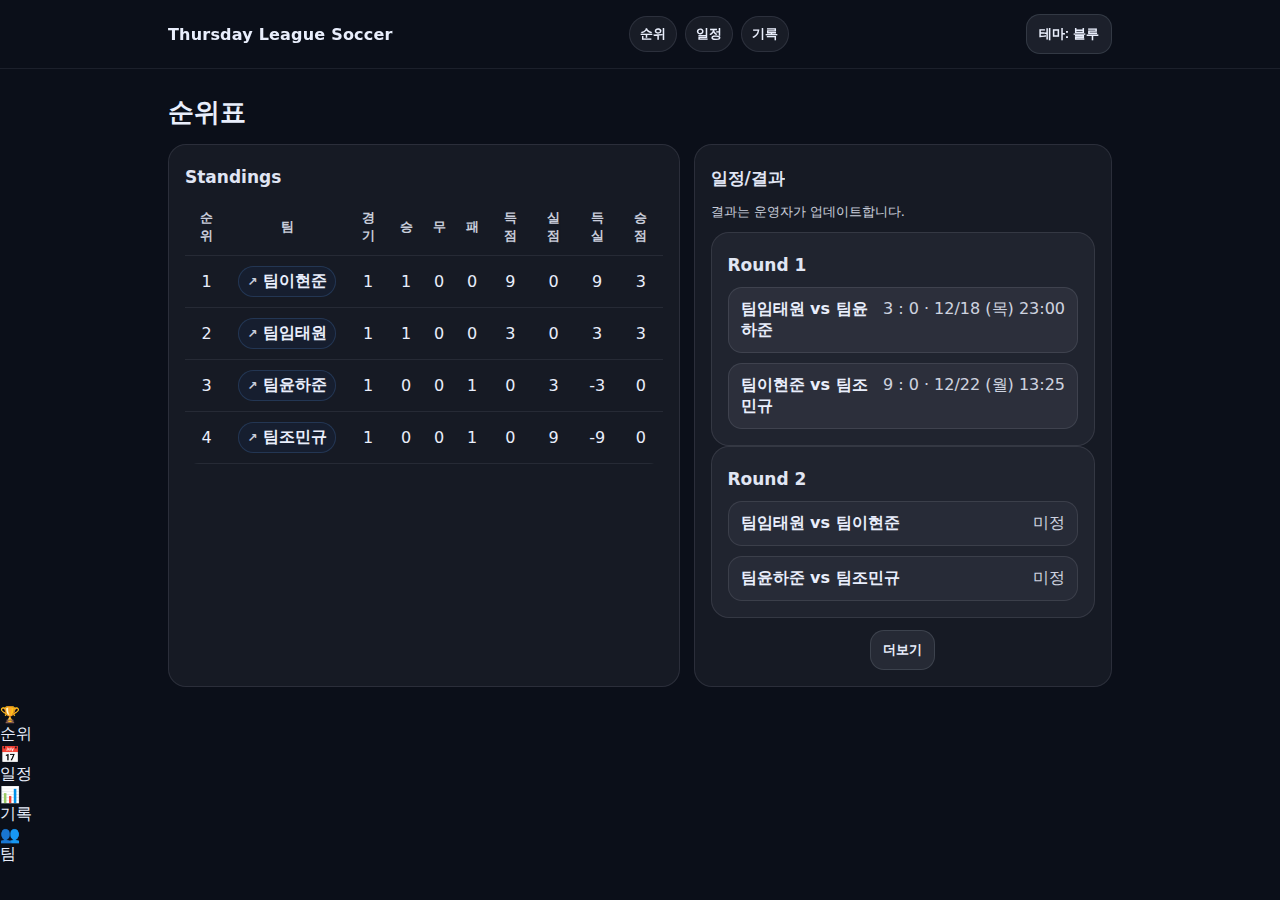
<file: index.html>
<!doctype html>
<html lang="ko">
<head>
  <meta charset="utf-8" />
  <meta name="viewport" content="width=device-width,initial-scale=1" />
  <title>Thursday League Soccer | 순위</title>
  <link rel="stylesheet" href="style.css" />
</head>
<body data-page="standings">
  <div class="topbar">
    <div class="nav">
      <div class="brand">Thursday League Soccer</div>
     <div class="menu">
  <a href="index.html">순위</a>
  <a href="schedule.html">일정</a>
  <a href="stats.html">기록</a>
  <!-- <a href="admin.html">운영자</a> -->
</div>
    </div>
  </div>

  <div class="container">
    <h1>순위표</h1>

    <div class="grid">
      <div class="card">
        <h2>Standings</h2>
        <div id="standings">불러오는 중...</div>
      </div>

      <div class="card">
        <h2>일정/결과</h2>
        <div class="small">결과는 운영자가 업데이트합니다.</div>
        <div style="height:10px"></div>
        <div id="miniSchedule">불러오는 중...</div>
        <div style="height:12px"></div>
<div class="center">
  <button id="btnMoreMini">더보기</button>
</div>

      </div>
    </div>
  </div>

  <script src="app.js"></script>
</body>
</html>
</file>
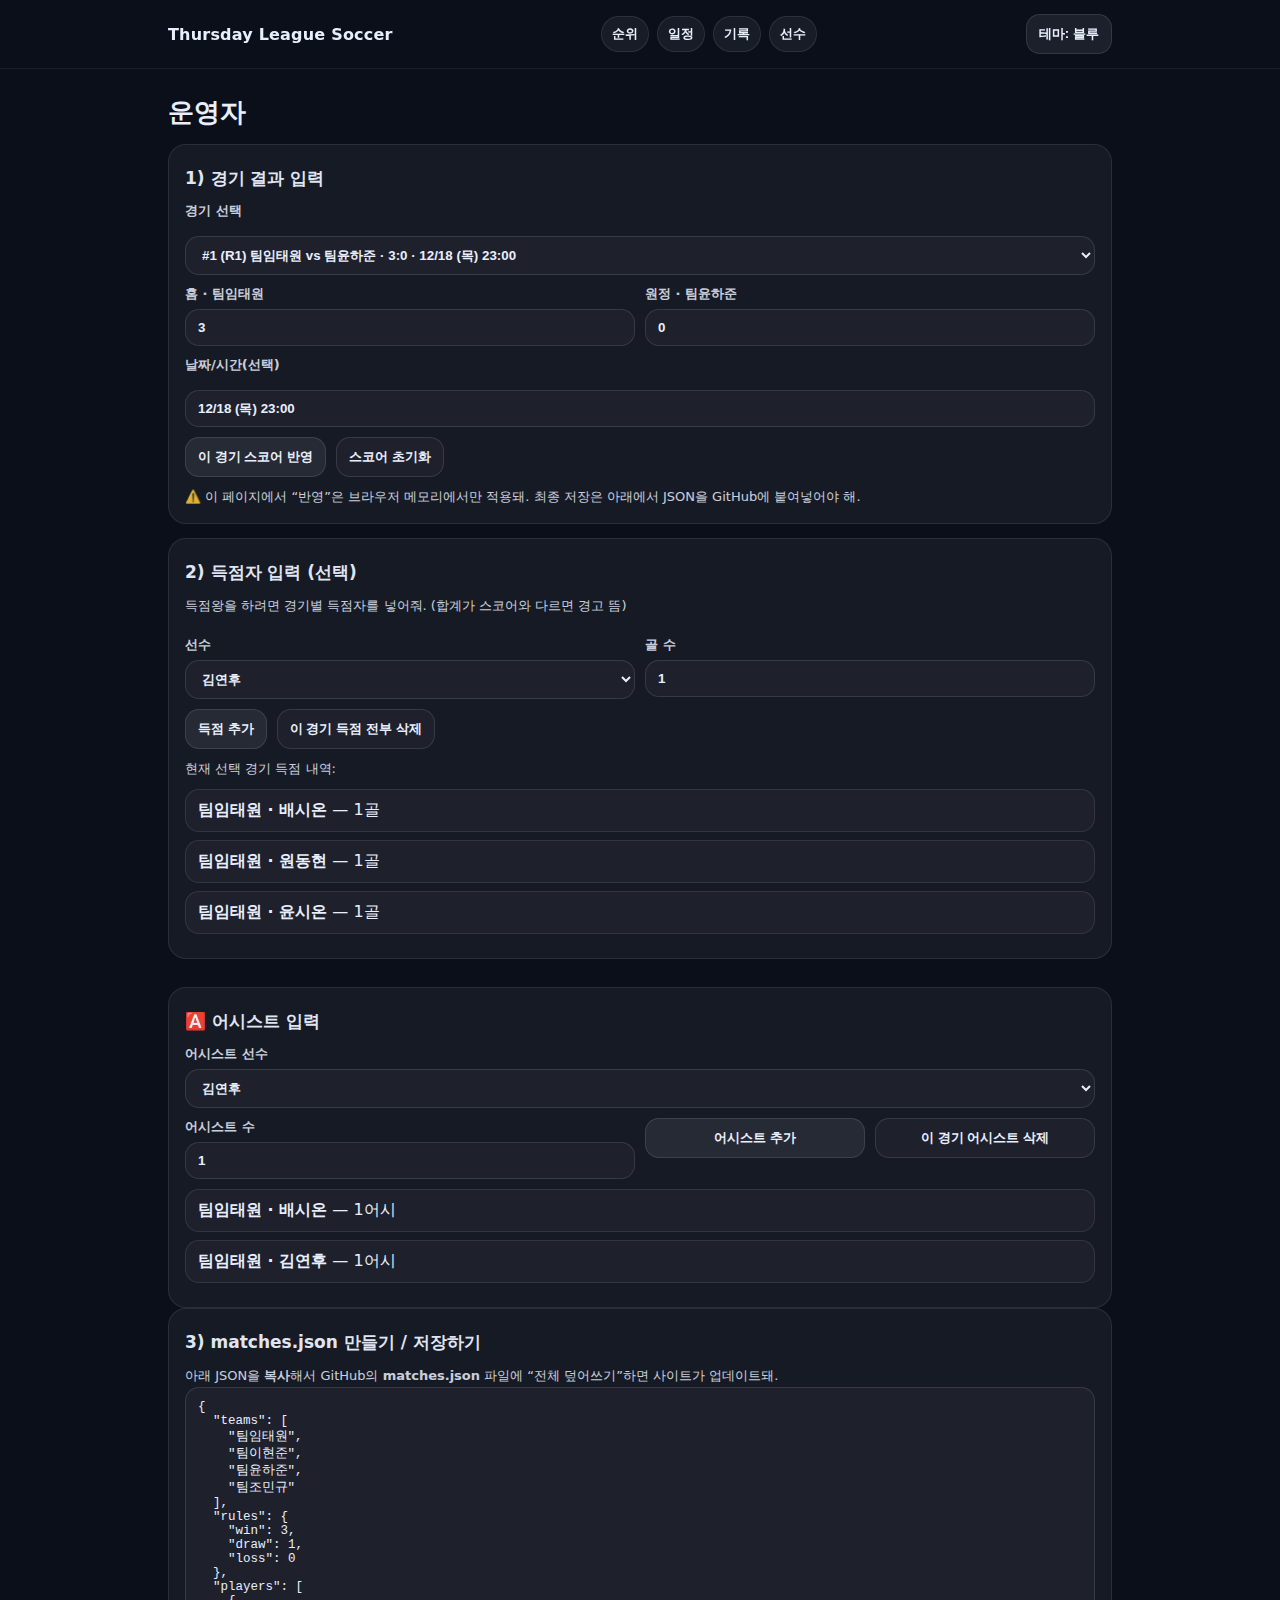
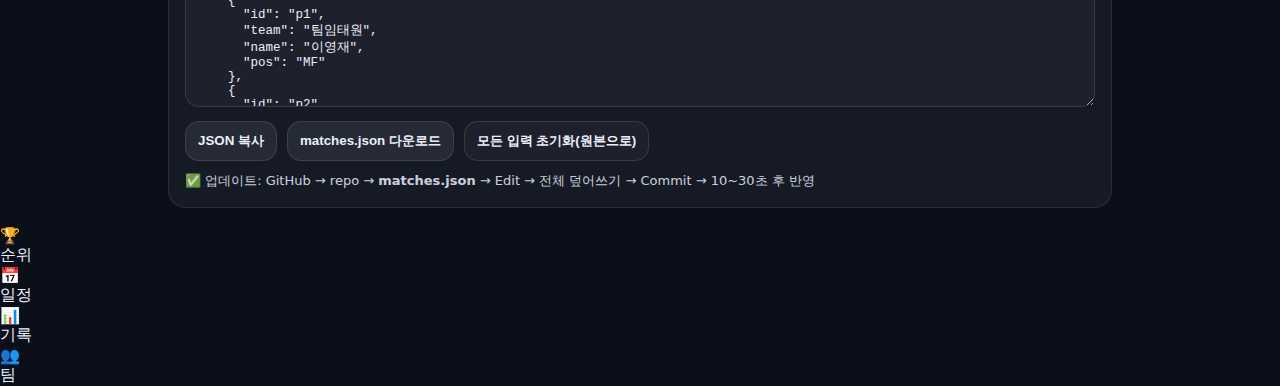
<file: admin.html>
<!doctype html>
<html lang="ko">
<head>
  <meta charset="utf-8" />
  <meta name="viewport" content="width=device-width,initial-scale=1" />
  <title>Thursday League Soccer | 운영자</title>
  <link rel="stylesheet" href="style.css" />
</head>
<body data-page="admin">
  <div class="topbar">
    <div class="nav">
      <div class="brand">Thursday League Soccer</div>
      <div class="menu">
        <a href="index.html">순위</a>
        <a href="schedule.html">일정</a>
        <a href="stats.html">기록</a>
        <a href="players.html">선수</a>
        <!-- <a href="admin.html">운영자</a> -->
      </div>
    </div>
  </div>

  <div class="container">
    <h1>운영자</h1>

    <div class="card">
      <h2>1) 경기 결과 입력</h2>
      <div class="row">
        <label class="lbl">경기 선택</label>
        <select id="matchSelect"></select>
      </div>

      <div class="row two">
        <div>
          <label class="lbl" id="homeLbl">홈</label>
          <input id="homeGoals" type="number" min="0" step="1" placeholder="예: 3" />
        </div>
        <div>
          <label class="lbl" id="awayLbl">원정</label>
          <input id="awayGoals" type="number" min="0" step="1" placeholder="예: 2" />
        </div>
      </div>

      <div class="row">
        <label class="lbl">날짜/시간(선택)</label>
        <input id="matchDate" type="text" placeholder="예: 12/21(토) 17:30" />
      </div>

      <div class="btns">
        <button id="btnApplyScore">이 경기 스코어 반영</button>
        <button id="btnClearScore" class="ghost">스코어 초기화</button>
      </div>

      <div class="small" style="margin-top:10px">
        ⚠️ 이 페이지에서 “반영”은 브라우저 메모리에서만 적용돼. 최종 저장은 아래에서 JSON을 GitHub에 붙여넣어야 해.
      </div>
    </div>

    <div style="height:14px"></div>

    <div class="card">
      <h2>2) 득점자 입력 (선택)</h2>
      <div class="small">득점왕을 하려면 경기별 득점자를 넣어줘. (합계가 스코어와 다르면 경고 뜸)</div>
      <div style="height:10px"></div>

      <div class="row two">
        <div>
          <label class="lbl">선수</label>
          <select id="playerSelect"></select>
        </div>
        <div>
          <label class="lbl">골 수</label>
          <input id="goalCount" type="number" min="1" step="1" value="1" />
        </div>
      </div>

      <div class="btns">
        <button id="btnAddGoal">득점 추가</button>
        <button id="btnClearGoals" class="ghost">이 경기 득점 전부 삭제</button>
      </div>

      <div class="small" style="margin-top:10px">
        현재 선택 경기 득점 내역:
      </div>
      <div id="goalList" class="goalList">불러오는 중...</div>

      <div id="goalWarn" class="warn" style="display:none"></div>
    </div>

    <div style="height:14px"></div>
<!-- ===== ASSIST INPUT ===== -->
<div class="card" style="margin-top:14px;">
  <h2>🅰️ 어시스트 입력</h2>

  <label class="lbl">어시스트 선수</label>
  <select id="assistPlayerSelect"></select>

  <div class="row two">
    <div>
      <label class="lbl">어시스트 수</label>
      <input id="assistCount" type="number" min="1" step="1" value="1" />
    </div>
    <div style="display:flex; align-items:end; gap:10px;">
      <button id="btnAddAssist" style="flex:1;">어시스트 추가</button>
      <button id="btnClearAssists" class="ghost" style="flex:1;">이 경기 어시스트 삭제</button>
    </div>
  </div>

  <div class="goalList" id="assistList"></div>
</div>
    <div class="card">
      <h2>3) matches.json 만들기 / 저장하기</h2>
      <div class="small">
        아래 JSON을 <b>복사</b>해서 GitHub의 <b>matches.json</b> 파일에 “전체 덮어쓰기”하면 사이트가 업데이트돼.
      </div>

      <textarea id="jsonOut"></textarea>

      <div class="btns">
        <button id="btnCopy">JSON 복사</button>
        <button id="btnDownload">matches.json 다운로드</button>
        <button id="btnResetAll" class="ghost">모든 입력 초기화(원본으로)</button>
      </div>

      <div class="small" style="margin-top:10px">
        ✅ 업데이트: GitHub → repo → <b>matches.json</b> → Edit → 전체 덮어쓰기 → Commit → 10~30초 후 반영
      </div>
    </div>
  </div>

<script src="app.js"></script>
<script src="admin.js"></script>
  
</body>
</html>
</file>
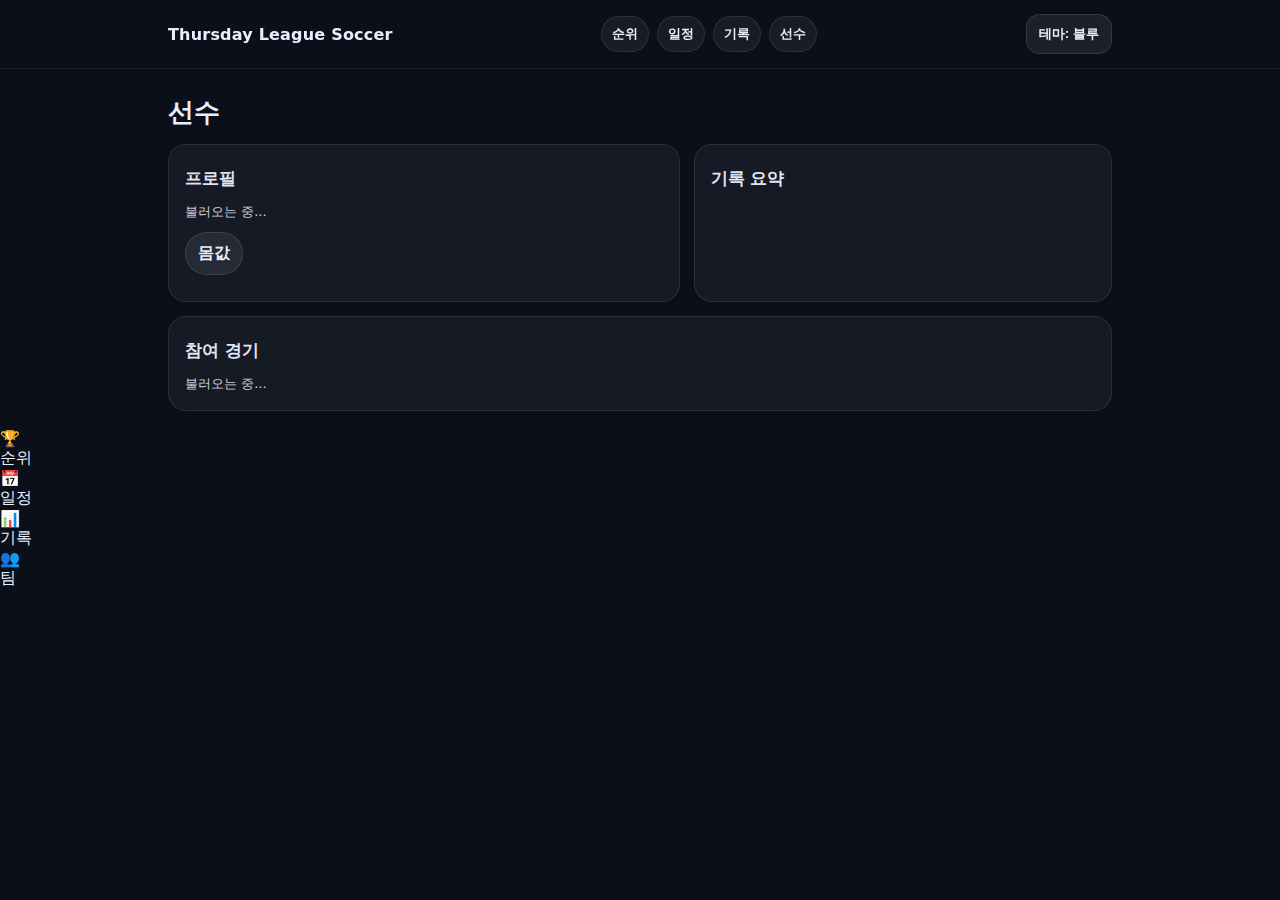
<file: player.html>
<!doctype html>
<html lang="ko">
<head>
  <meta charset="utf-8" />
  <meta name="viewport" content="width=device-width,initial-scale=1" />
  <title>Thursday League Soccer | 선수</title>
  <link rel="stylesheet" href="style.css" />
  <script src="app.js?v=3" defer></script>
</head>

<body data-page="player">
  <div class="topbar">
    <div class="nav">
      <div class="brand">Thursday League Soccer</div>
      <div class="menu">
        <a href="index.html">순위</a>
        <a href="schedule.html">일정</a>
        <a href="stats.html">기록</a>
        <a href="players.html">선수</a>
      </div>
    </div>
  </div>

  <div class="container">
    <h1 id="playerTitle">선수</h1>

    <div class="grid">
      <div class="card">
        <h2>프로필</h2>
        <div id="playerProfile" class="small">불러오는 중...</div>
        <div style="height:10px"></div>
        <div class="pill" id="valuePill" data-kind="hot">몸값</div>
        <div style="height:10px"></div>
        <div id="valueBreakdown" class="small"></div>
      </div>

      <div class="card">
        <h2>기록 요약</h2>
        <div id="playerStats"></div>
      </div>
    </div>

    <div style="height:14px"></div>

    <div class="card">
      <h2>참여 경기</h2>
      <div id="playerMatches" class="small">불러오는 중...</div>
    </div>
  </div>

  <script src="app.js?v=1"></script>
</body>
</html>
</file>
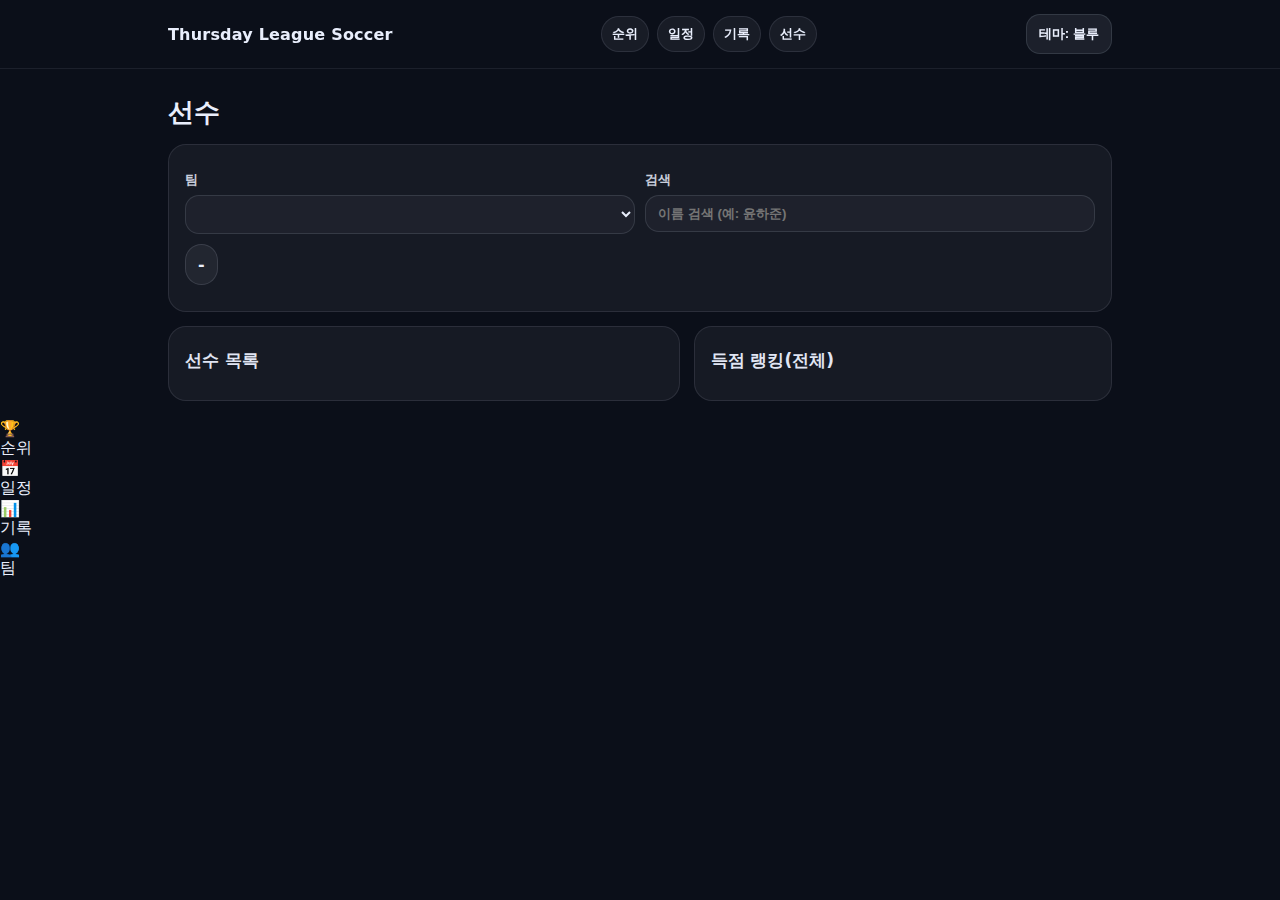
<file: players.html>
<!doctype html>
<html lang="ko">
<head>
  <meta charset="utf-8" />
  <meta name="viewport" content="width=device-width,initial-scale=1" />
  <title>Thursday League Soccer | 선수</title>
  <link rel="stylesheet" href="style.css?v=full2" />
  <script src="app.js?v=3" defer></script>
</head>
<body data-page="players">
  <div class="topbar">
    <div class="nav">
      <div class="brand">Thursday League Soccer</div>
      <div class="menu">
        <a href="index.html">순위</a>
        <a href="schedule.html">일정</a>
        <a href="stats.html">기록</a>
        <a href="players.html">선수</a>
      </div>
    </div>
  </div>

  <div class="container">
    <h1>선수</h1>

    <div class="card">
      <div class="row two">
        <div>
          <span class="lbl">팀</span>
          <select id="playerTeamFilter"></select>
        </div>
        <div>
          <span class="lbl">검색</span>
          <input id="playerSearch" placeholder="이름 검색 (예: 윤하준)" />
        </div>
      </div>

      <div class="row">
        <span class="pill" id="playersCount">-</span>
      </div>
    </div>

    <div style="height:14px"></div>

    <div class="grid">
      <div class="card">
        <h2>선수 목록</h2>
        <div id="playersList"></div>
      </div>
      <div class="card">
        <h2>득점 랭킹(전체)</h2>
        <div id="playersGoalRank"></div>
      </div>
    </div>
  </div>

  <script src="app.js?v=full2"></script>
</body>
</html>
</file>
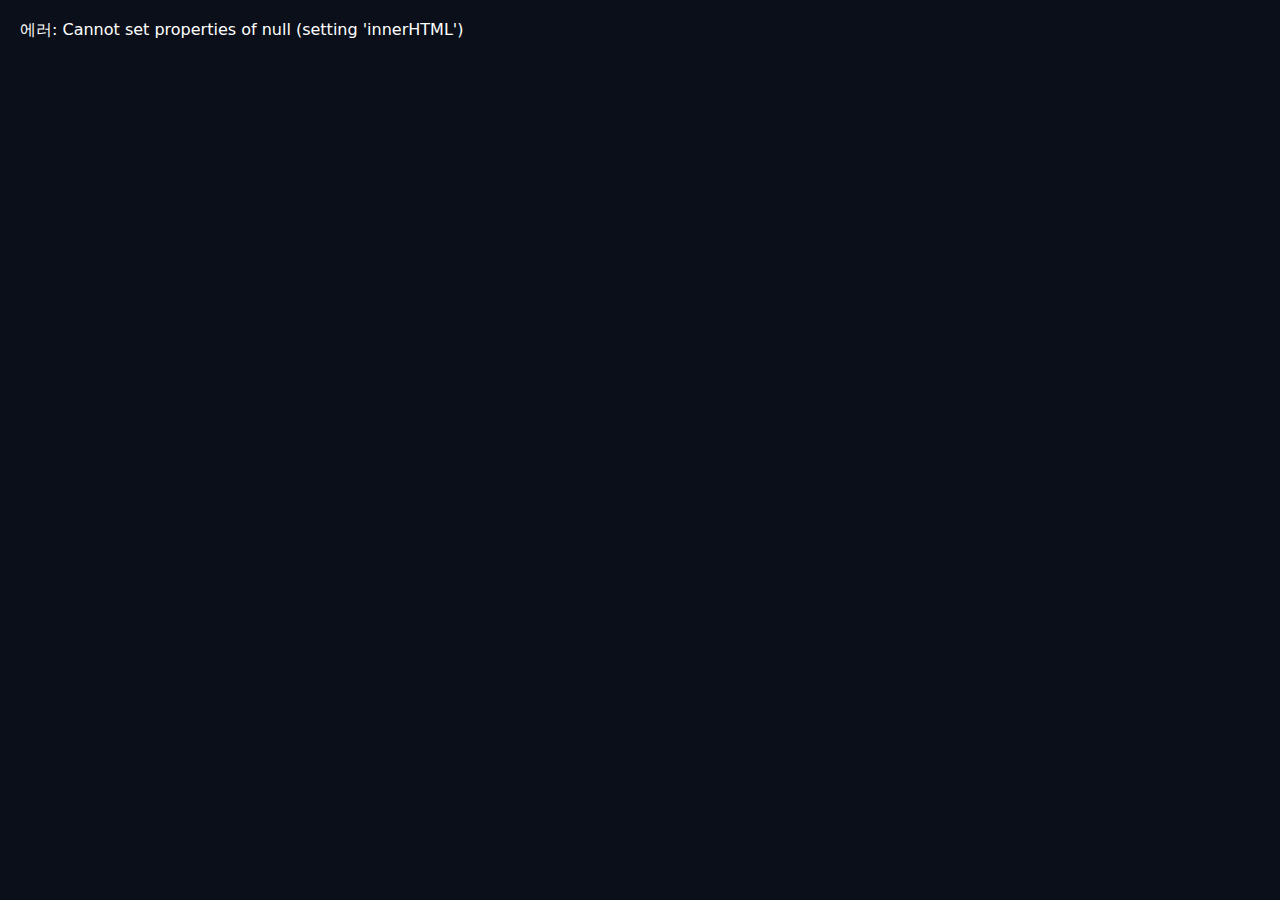
<file: stats.html>
<!doctype html>
<html lang="ko">
<head>
  <meta charset="utf-8" />
  <meta name="viewport" content="width=device-width,initial-scale=1" />
  <title>Thursday League Soccer | 기록</title>
  <link rel="stylesheet" href="style.css?v=full2" />
</head>
<body data-page="stats">
  <div class="topbar">
    <div class="nav">
      <div class="brand">Thursday League Soccer</div>
      <div class="menu">
        <a href="index.html">순위</a>
        <a href="schedule.html">일정</a>
        <a href="stats.html">기록</a>
      </div>
    </div>
  </div>

  <div class="container">
    <h1>기록</h1>

    <div class="card">
      <div class="pill" id="titleStatus" data-kind="neutral">-</div>
      <div style="height:8px"></div>
      <div class="small">남은 경기: <b id="remainingGames">-</b> / 전체: <b id="totalGames">-</b></div>
    </div>

    <div style="height:14px"></div>

    <div class="grid">
      <div class="card">
        <h2>팀 득점</h2>
        <div id="teamGoals"></div>
      </div>
      <div class="card">
        <h2>득점왕</h2>
        <div id="topScorers"></div>
      </div>
    </div>
  </div>

  <script src="app.js?v=full2"></script>
</body>
</html>
</file>
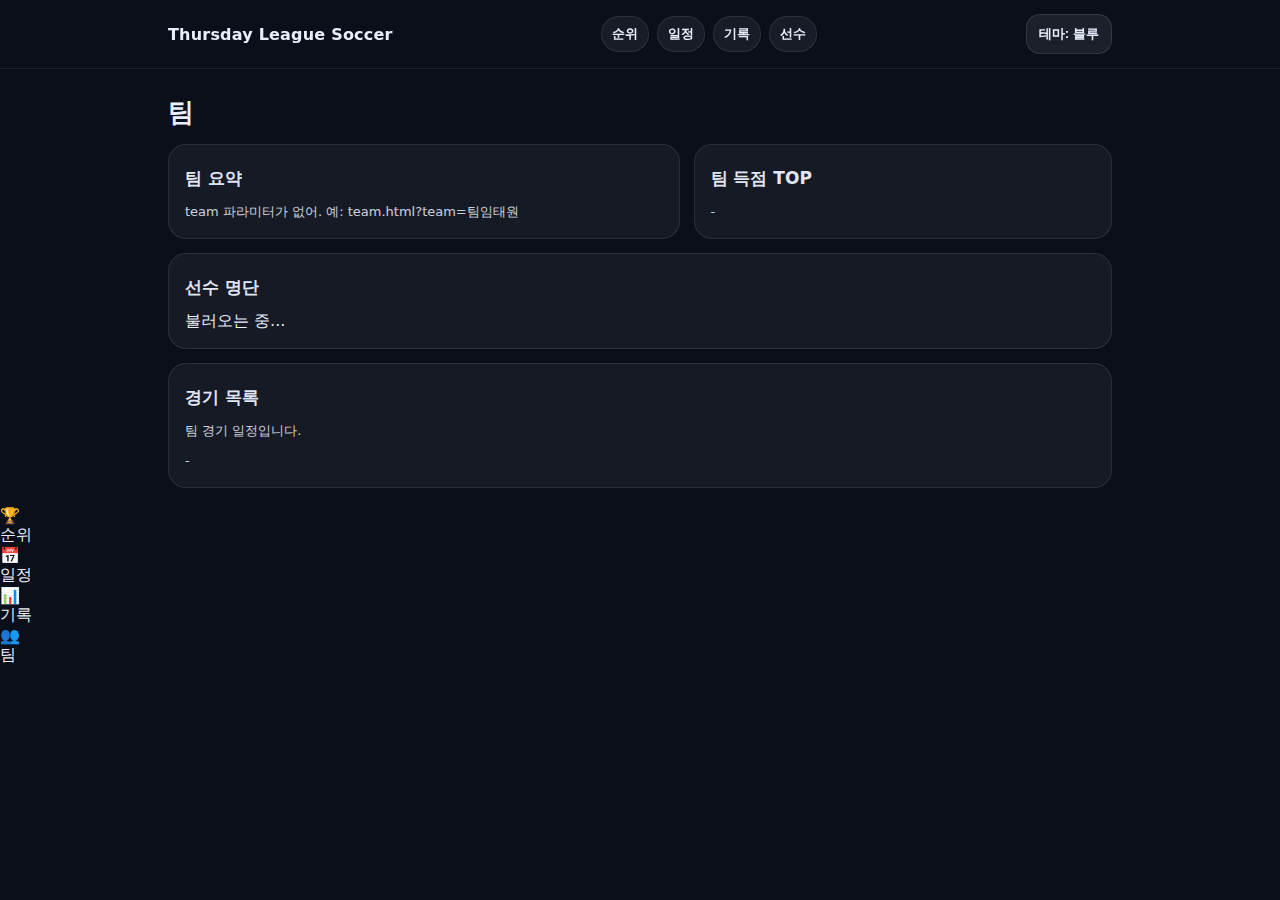
<file: team.html>
<!doctype html>
<html lang="ko">
<head>
  <meta charset="utf-8" />
  <meta name="viewport" content="width=device-width,initial-scale=1" />
  <title>Thursday League Soccer | 팀</title>
  <link rel="stylesheet" href="style.css?v=full2" />
 
</head>
<body data-page="team">
  <div class="topbar">
    <div class="nav">
      <div class="brand">Thursday League Soccer</div>
      <div class="menu">
        <a href="index.html">순위</a>
        <a href="schedule.html">일정</a>
        <a href="stats.html">기록</a>
        <a href="players.html">선수</a>
      </div>
    </div>
  </div>

  <div class="container">
    <h1 id="teamTitle">팀</h1>

    <div class="grid">
      <div class="card">
        <h2>팀 요약</h2>
        <div id="teamSummary">불러오는 중...</div>
      </div>
      <div class="card">
        <h2>팀 득점 TOP</h2>
        <div id="teamScorers">불러오는 중...</div>
      </div>
    </div>

    <div style="height:14px"></div>
<div class="card">
  <h2>선수 명단</h2>
  <div id="teamPlayers">불러오는 중...</div>
</div>

<div style="height:14px"></div>
    <div class="card">
      <h2>경기 목록</h2>
      <div class="small">팀 경기 일정입니다.</div>
      <div style="height:10px"></div>
      <div id="teamMatches">불러오는 중...</div>
    </div>
  </div>

  <script src="app.js?v=full2"></script>
</body>
</html>
</file>
<file: style.css>
:root{
  --w: 980px;

  /* 기본 팔레트(blue) */
  --bg0: #060914;
  --bg1: #0b0f19;
  --card: rgba(233,238,252,.05);
  --cardBorder: rgba(233,238,252,.10);
  --text: #e9eefc;
  --muted: rgba(233,238,252,.85);

  --accent: #3b82f6;   /* 파란 포인트 */
  --accent2: #60a5fa;
}

/* 테마: purple */
html[data-theme="purple"]{
  --accent:#a855f7;
  --accent2:#c084fc;
}
/* 테마: green */
html[data-theme="green"]{
  --accent:#22c55e;
  --accent2:#86efac;
}
/* 테마: red */
html[data-theme="red"]{
  --accent:#ef4444;
  --accent2:#fca5a5;
}

:root { --w: 980px; }
* { box-sizing: border-box; }
body {
  margin: 0;
  font-family: system-ui, -apple-system, "Apple SD Gothic Neo", "Noto Sans KR", Arial;
  background: #0b0f19;
  color: #e9eefc;
}
a { color: inherit; text-decoration: none; }

.container { max-width: var(--w); margin: 0 auto; padding: 18px; }

.topbar {
  position: sticky; top: 0; z-index: 10;
  background: rgba(11,15,25,.9); backdrop-filter: blur(10px);
  border-bottom: 1px solid rgba(233,238,252,.08);
}
.nav {
  display:flex; gap: 10px; align-items: center; justify-content: space-between;
  padding: 14px 18px; max-width: var(--w); margin: 0 auto;
}
.brand { font-weight: 900; letter-spacing: .2px; }
.menu { display:flex; gap: 8px; flex-wrap: wrap; }
.menu a {
  padding: 8px 10px; border-radius: 999px;
  background: rgba(233,238,252,.06);
  border: 1px solid rgba(233,238,252,.10);
  font-weight: 700;
  font-size: 13px;
}

.grid { display:grid; grid-template-columns: 1.1fr .9fr; gap: 14px; }
@media (max-width: 860px) { .grid { grid-template-columns: 1fr; } }

.card {
  background: rgba(233,238,252,.05);
  border: 1px solid rgba(233,238,252,.10);
  border-radius: 18px;
  padding: 16px;
}
h1 { margin: 8px 0 14px; font-size: 26px; }
h2 { margin: 6px 0 12px; font-size: 17px; opacity: .96; }
.small { opacity: .85; font-size: 13px; line-height: 1.55; }

.table {
  width: 100%;
  border-collapse: collapse;
  overflow: hidden;
  border-radius: 14px;
}
/* PC 기본: 모바일 카드 숨김 */
.mList { display: none; }

.table th, .table td {
  padding: 10px 10px;
  border-bottom: 1px solid rgba(233,238,252,.08);
  text-align: center;
}
.table thead th { font-size: 13px; opacity: .85; }
.table tbody tr:hover { background: rgba(233,238,252,.05); }

.matchList { display:flex; flex-direction: column; gap: 10px; }
.matchRow {
  display:flex; justify-content: space-between; gap: 12px;
  padding: 11px 12px; border-radius: 14px;
  background: rgba(233,238,252,.04);
  border: 1px solid rgba(233,238,252,.10);
}
.matchRow.played { background: rgba(233,238,252,.06); }
.matchTeams { font-weight: 900; }
.matchMeta { opacity: .86; white-space: nowrap; }

textarea {
  width: 100%;
  min-height: 320px;
  background: rgba(233,238,252,.04);
  color: #e9eefc;
  border: 1px solid rgba(233,238,252,.12);
  border-radius: 14px;
  padding: 12px;
  font-family: ui-monospace, SFMono-Regular, Menlo, Monaco, Consolas, "Liberation Mono";
  font-size: 12.5px;
}

.row { display:flex; gap: 10px; align-items: center; margin: 10px 0; flex-wrap: wrap; }
.row.two { display:grid; grid-template-columns: 1fr 1fr; gap: 10px; align-items: start; }
@media (max-width: 520px) { .row.two { grid-template-columns: 1fr; } }

.lbl { font-size: 13px; opacity: .85; font-weight: 800; display:block; margin-bottom: 6px; }
input, select {
  width: 100%;
  padding: 10px 12px;
  border-radius: 14px;
  border: 1px solid rgba(233,238,252,.12);
  background: rgba(233,238,252,.04);
  color: #e9eefc;
  font-weight: 700;
}

.btns { display:flex; gap: 10px; flex-wrap: wrap; margin-top: 10px; }
button {
  padding: 10px 12px;
  border-radius: 14px;
  border: 1px solid rgba(233,238,252,.12);
  background: rgba(233,238,252,.08);
  color: #e9eefc;
  font-weight: 900;
}
button.ghost { background: rgba(233,238,252,.04); }

.goalList { margin-top: 10px; }
.goalItem {
  padding: 10px 12px;
  border-radius: 14px;
  border: 1px solid rgba(233,238,252,.10);
  background: rgba(233,238,252,.04);
  margin-bottom: 8px;
}

.warn {
  margin-top: 10px;
  padding: 10px 12px;
  border-radius: 14px;
  border: 1px solid rgba(255,255,255,.12);
  background: rgba(255,255,255,.06);
  font-weight: 800;
}

.pill {
  display:inline-block;
  padding: 10px 12px;
  border-radius: 999px;
  border: 1px solid rgba(233,238,252,.12);
  background: rgba(233,238,252,.06);
  font-weight: 900;
}
.pill[data-kind="win"] { background: rgba(233,238,252,.10); }
.pill[data-kind="hot"] { background: rgba(233,238,252,.08); }
.pill[data-kind="neutral"] { background: rgba(233,238,252,.06); }

.center{ display:flex; justify-content:center; }

/* 클릭 가능한 팀 링크 */
.teamLink{
  display: inline-flex;
  align-items: center;
  gap: 6px;
  padding: 4px 8px;
  border-radius: 999px;
  border: 1px solid rgba(96,165,250,.18);
  background: rgba(37,99,235,.06);
  font-weight: 900;
  white-space: nowrap; /* 줄바꿈 방지 */
}
.teamLink:hover{
  background: rgba(37,99,235,.16);
  border-color: rgba(96,165,250,.35);
  transform: translateY(-1px);
}
.teamLink .icon{ opacity: .85; font-size: 12px; }

/* ================================
   MOBILE + APP LIKE (ONLY MOBILE)
   ================================ */
@media (max-width: 520px){
  .container{ padding: 14px; }
  h1{ font-size: 22px; }
  .brand{ font-size: 14px; }

  /* 상단 메뉴는 숨기고 하단 탭바 사용 */
  .menu{ display:none; }

  /* 탭바 여백 */
  body{
    padding-bottom: calc(76px + env(safe-area-inset-bottom));
  }

  /* 테이블은 숨기고 카드 UI로 */
  .table{ display:none; }

  .mList{ display:flex; flex-direction: column; gap: 10px; }
  .mItem{
    background: rgba(233,238,252,.04);
    border: 1px solid rgba(233,238,252,.12);
    border-radius: 16px;
    padding: 12px;
  }
  .mTop{
    display:flex; justify-content: space-between; align-items: center;
    gap: 10px;
    font-weight: 900;
  }
  .mMeta{
    margin-top: 8px;
    display:grid;
    grid-template-columns: 1fr 1fr;
    gap: 8px;
    font-size: 13px;
    opacity: .9;
  }
  .kv{ display:flex; justify-content: space-between; gap: 10px; }
  .k{ opacity: .75; font-weight: 800; }
  .v{ font-weight: 900; }

  /* 하단 탭바 */
  .tabbar{
    position: fixed;
    left: 0; right: 0;
    bottom: 0;
    z-index: 100;
    padding: 10px 12px calc(10px + env(safe-area-inset-bottom));
    background: rgba(10,15,31,.92);
    backdrop-filter: blur(14px);
    border-top: 1px solid rgba(96,165,250,.22);
  }
  .tabbarInner{
    max-width: var(--w);
    margin: 0 auto;
    display: grid;
    grid-template-columns: repeat(4, 1fr);
    gap: 10px;
  }
  .tab{
    display:flex;
    flex-direction: column;
    align-items:center;
    justify-content:center;
    gap: 6px;
    padding: 10px 8px;
    border-radius: 16px;
    border: 1px solid rgba(96,165,250,.14);
    background: rgba(37,99,235,.06);
    font-weight: 900;
    font-size: 12px;
    color: #e5edff;
  }
  .tab .ico{ font-size: 16px; line-height: 1; opacity: .9; }
  .tab.active{
    background: rgba(37,99,235,.22);
    border-color: rgba(96,165,250,.35);
    box-shadow: 0 0 18px rgba(37,99,235,.22);
  }

  /* 팀 선택 바텀시트 */
  .sheetOverlay{
    position: fixed;
    inset: 0;
    z-index: 120;
    background: rgba(0,0,0,.55);
    display:none;
  }
  .sheetOverlay.show{ display:block; }
  .sheet{
    position: absolute;
    left: 0; right: 0; bottom: 0;
    background: rgba(10,15,31,.96);
    border-top: 1px solid rgba(96,165,250,.22);
    border-radius: 22px 22px 0 0;
    padding: 14px 14px calc(14px + env(safe-area-inset-bottom));
    max-width: var(--w);
    margin: 0 auto;
  }
  .sheetTop{
    display:flex; align-items:center; justify-content: space-between;
    margin-bottom: 10px;
  }
  .sheetTitle{ font-weight: 900; font-size: 14px; }
  .sheetClose{
    padding: 10px 12px;
    border-radius: 14px;
    border: 1px solid rgba(233,238,252,.12);
    background: rgba(233,238,252,.06);
    font-weight: 900;
    color:#e9eefc;
  }
  .teamGrid{
    display:grid;
    grid-template-columns: 1fr 1fr;
    gap: 10px;
  }
  .teamBtn{
    padding: 12px 12px;
    border-radius: 16px;
    border: 1px solid rgba(96,165,250,.22);
    background: rgba(37,99,235,.10);
    font-weight: 900;
    text-align: center;
    color:#e9eefc;
  }
}
</file>
